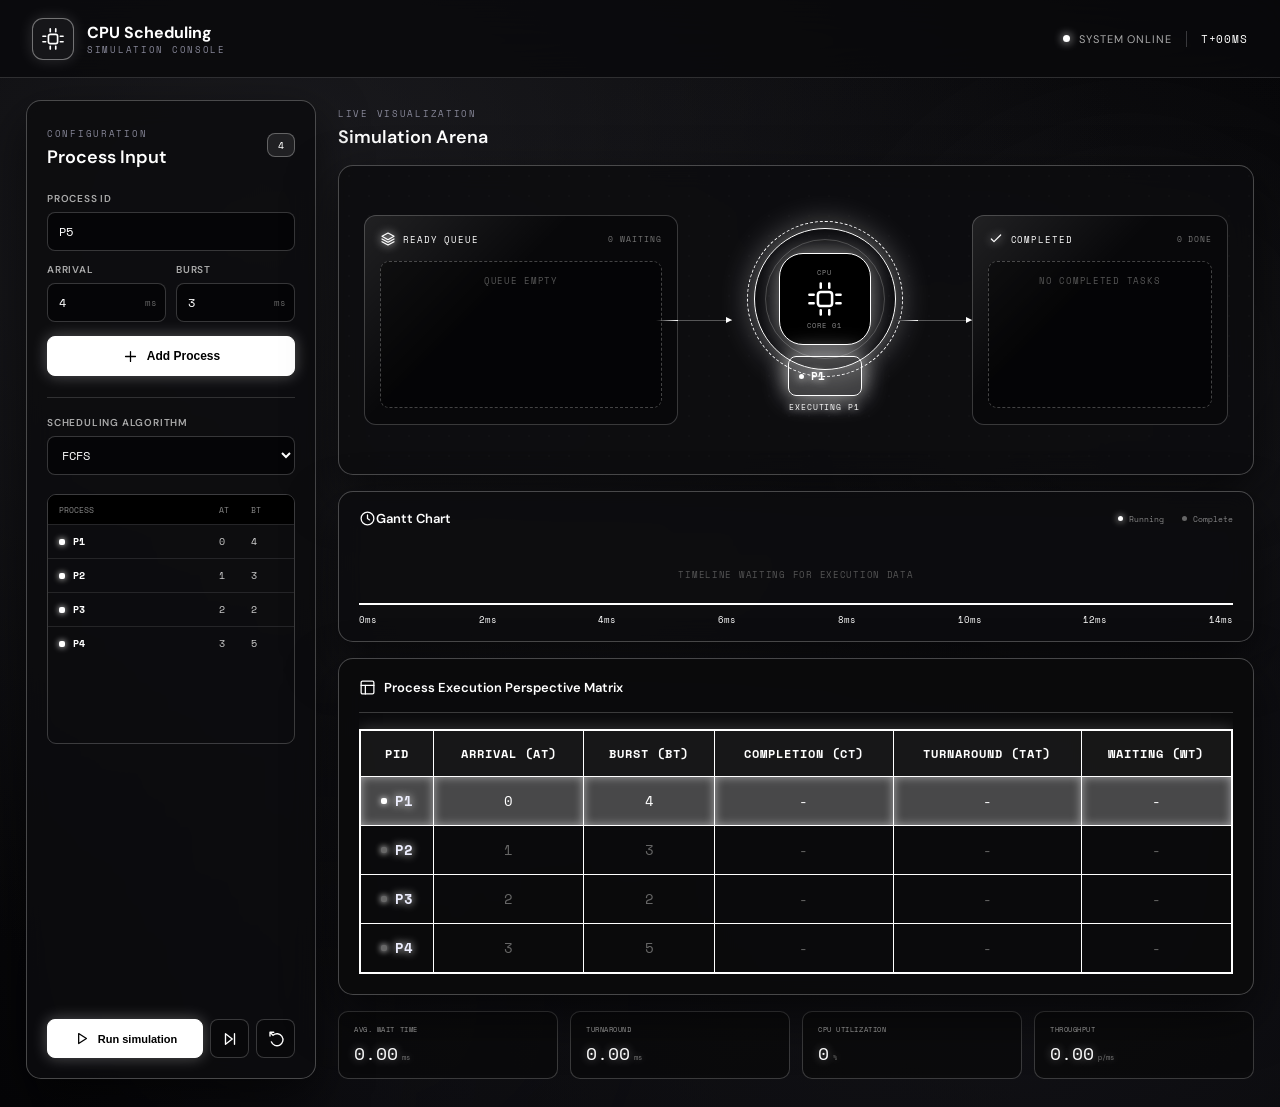
<file: index.html>
<!DOCTYPE html>
<html lang="en">
<head>
  <meta charset="UTF-8">
  <meta name="viewport" content="width=device-width, initial-scale=1.0">
  <title>CPU Scheduling Simulation Console</title>
  
  <!-- Google Fonts -->
  <link rel="preconnect" href="https://fonts.googleapis.com">
  <link rel="preconnect" href="https://fonts.gstatic.com" crossorigin>
  <link href="https://fonts.googleapis.com/css2?family=DM+Sans:wght@400;500;600;700&family=Space+Mono:wght@400;700&display=swap" rel="stylesheet">
  
  <!-- Link to your CSS file -->
  <link rel="stylesheet" href="style.css">
</head>
<body>

  <div class="app-shell">
    <div class="ambient ambient-one"></div>
    <div class="ambient ambient-two"></div>

    <header class="topbar">
      <div class="brand">
        <div class="brand-mark">
          <svg aria-hidden="true" width="22" height="22" viewBox="0 0 24 24" fill="none" stroke="currentColor" stroke-width="1.8" stroke-linecap="round" stroke-linejoin="round"><rect x="7" y="7" width="10" height="10" rx="2" /><path d="M9 1v3m6-3v3M9 20v3m6-3v3M20 9h3m-3 6h3M1 9h3m-3 6h3" /></svg>
        </div>
        <div>
          <h1>CPU Scheduling</h1>
          <p>SIMULATION CONSOLE</p>
        </div>
      </div>

      <div class="system-status">
        <span class="status-dot"></span>
        <span>System online</span>
        <span class="divider"></span>
        <span class="mono" id="sys-time">T+00ms</span>
      </div>
    </header>

    <main class="dashboard">
      <!-- LEFT SIDEBAR -->
      <aside class="control-panel panel">
        <div class="panel-heading">
          <div>
            <span class="eyebrow">CONFIGURATION</span>
            <h2>Process Input</h2>
          </div>
          <span class="count-badge" id="proc-count">4</span>
        </div>

        <form class="process-form" onsubmit="addProcess(event)">
          <label>
            <span>Process ID</span>
            <input id="in-pid" value="P5" />
          </label>
          <div class="split-inputs">
            <label>
              <span>Arrival</span>
              <div class="unit-input">
                <input type="number" min="0" id="in-arrival" value="4" />
                <small>ms</small>
              </div>
            </label>
            <label>
              <span>Burst</span>
              <div class="unit-input">
                <input type="number" min="1" id="in-burst" value="3" />
                <small>ms</small>
              </div>
            </label>
          </div>
          <div class="split-inputs" id="queue-input-wrap" style="display: none;">
            <label>
              <span>Queue (1=High, 2=Low)</span>
              <input type="number" min="1" max="2" id="in-queue" value="1" style="width: 100%;" />
            </label>
          </div>
          <button class="add-button" type="submit">
            <svg width="17" height="17" viewBox="0 0 24 24" fill="none" stroke="currentColor" stroke-width="1.8" stroke-linecap="round" stroke-linejoin="round"><path d="M12 5v14M5 12h14" /></svg>
            Add Process
          </button>
        </form>

        <div class="section-rule"></div>

        <label class="algorithm-select">
          <span>Scheduling Algorithm</span>
          <select id="algo" onchange="handleAlgoChange()">
            <option value="FCFS">FCFS</option>
            <option value="SJF">Shortest Job First (SJF)</option>
            <option value="SRTF">Shortest Remaining (SRTF)</option>
            <option value="RR">Round Robin (RR)</option>
            <option value="MLQ">Multilevel Queue (MLQ)</option>
          </select>
        </label>

        <label class="algorithm-select" id="quantum-wrap" style="margin-top: 10px; display: none;">
          <span>Time Quantum</span>
          <input type="number" min="1" id="in-quantum" value="2" onchange="resetSim()" />
        </label>

        <div class="process-list">
          <div class="list-header">
            <span>PROCESS</span>
            <span>AT</span>
            <span>BT</span>
            <span id="th-q" style="display: none;">Q</span>
          </div>
          <div id="process-list-body"></div>
        </div>

        <div class="controls">
          <button class="play-button" id="btn-play" onclick="togglePlayback()">
            <svg id="play-icon" width="17" height="17" viewBox="0 0 24 24" fill="none" stroke="currentColor" stroke-width="1.8" stroke-linecap="round" stroke-linejoin="round"><path d="m8 5 11 7-11 7V5Z" /></svg>
            <span id="play-text">Run simulation</span>
          </button>
          <button class="icon-button" onclick="stepForward()" title="Next frame">
            <svg width="18" height="18" viewBox="0 0 24 24" fill="none" stroke="currentColor" stroke-width="1.8" stroke-linecap="round" stroke-linejoin="round"><path d="m6 5 9 7-9 7V5Z" /><path d="M18 5v14" /></svg>
          </button>
          <button class="icon-button" onclick="resetSim()" title="Reset">
            <svg width="18" height="18" viewBox="0 0 24 24" fill="none" stroke="currentColor" stroke-width="1.8" stroke-linecap="round" stroke-linejoin="round"><path d="M4 8V3m0 0h5M4 3l4 4a8 8 0 1 1-2.2 8.8" /></svg>
          </button>
        </div>
      </aside>

      <!-- RIGHT WORKSPACE -->
      <section class="workspace">
        <div class="workspace-header">
          <div>
            <span class="eyebrow">LIVE VISUALIZATION</span>
            <h2>Simulation Arena</h2>
          </div>
        </div>

        <!-- Arena -->
        <div class="arena panel">
          <div class="grid-overlay"></div>
          
          <section class="queue-zone zone">
            <div class="zone-title">
              <div>
                <svg width="16" height="16" viewBox="0 0 24 24" fill="none" stroke="currentColor" stroke-width="1.8" stroke-linecap="round" stroke-linejoin="round"><path d="m12 3 9 5-9 5-9-5 9-5Z" /><path d="m3 12 9 5 9-5M3 16l9 5 9-5" /></svg>
                <span>READY QUEUE</span>
              </div>
              <span class="zone-count" id="rq-count">0 WAITING</span>
            </div>
            <div class="queue-track" id="ready-queue"></div>
          </section>

          <div class="flow-line line-left"><i></i></div>

          <section class="cpu-zone" id="cpu-zone">
            <div class="cpu-rings">
              <div class="cpu-core">
                <span class="core-label">CPU</span>
                <svg width="34" height="34" viewBox="0 0 24 24" fill="none" stroke="currentColor" stroke-width="1.8" stroke-linecap="round" stroke-linejoin="round"><rect x="7" y="7" width="10" height="10" rx="2" /><path d="M9 1v3m6-3v3M9 20v3m6-3v3M20 9h3m-3 6h3M1 9h3m-3 6h3" /></svg>
                <span class="core-number">CORE 01</span>
              </div>
            </div>
            <div class="cpu-process" id="cpu-process">
              <span class="idle-chip">IDLE</span>
            </div>
            <span class="cpu-status" id="cpu-status">AWAITING PROCESS</span>
          </section>

          <div class="flow-line line-right"><i></i></div>

          <section class="completed-zone zone">
            <div class="zone-title">
              <div>
                <svg width="16" height="16" viewBox="0 0 24 24" fill="none" stroke="currentColor" stroke-width="1.8" stroke-linecap="round" stroke-linejoin="round"><path d="m5 12 4 4L19 6" /></svg>
                <span>COMPLETED</span>
              </div>
              <span class="zone-count" id="cq-count">0 DONE</span>
            </div>
            <div class="completed-track" id="completed-queue"></div>
          </section>
        </div>

        <!-- Gantt Chart -->
        <section class="gantt panel">
          <div class="gantt-heading">
            <div>
              <svg width="17" height="17" viewBox="0 0 24 24" fill="none" stroke="currentColor" stroke-width="1.8" stroke-linecap="round" stroke-linejoin="round"><circle cx="12" cy="12" r="9" /><path d="M12 7v5l3 2" /></svg>
              <h3>Gantt Chart</h3>
            </div>
            <div class="gantt-meta">
              <span><i class="legend-running"></i> Running</span>
              <span><i class="legend-complete"></i> Complete</span>
            </div>
          </div>

          <div class="timeline">
            <div class="timeline-bars" id="gantt-bars">
              <span class="timeline-empty">Timeline waiting for execution data</span>
            </div>
            <div class="ticks" id="gantt-ticks"></div>
          </div>
        </section>

        <!-- Blended Process Execution Matrix -->
        <section class="matrix-panel panel">
          <div class="matrix-heading">
            <svg width="17" height="17" viewBox="0 0 24 24" fill="none" stroke="currentColor" stroke-width="1.8" stroke-linecap="round" stroke-linejoin="round"><rect x="3" y="3" width="18" height="18" rx="2" ry="2"></rect><line x1="3" y1="9" x2="21" y2="9"></line><line x1="9" y1="21" x2="9" y2="9"></line></svg>
            <h3>Process Execution Perspective Matrix</h3>
          </div>
          <div class="matrix-body">
            <table id="execution-matrix">
              <thead>
                <tr>
                  <th>PID</th>
                  <th>Arrival (AT)</th>
                  <th>Burst (BT)</th>
                  <th>Completion (CT)</th>
                  <th>Turnaround (TAT)</th>
                  <th>Waiting (WT)</th>
                </tr>
              </thead>
              <tbody></tbody>
            </table>
          </div>
        </section>

        <!-- Metrics -->
        <div class="metrics">
          <div>
            <span>AVG. WAIT TIME</span>
            <strong id="m-wait">0.00<small>ms</small></strong>
          </div>
          <div>
            <span>TURNAROUND</span>
            <strong id="m-turn">0.00<small>ms</small></strong>
          </div>
          <div>
            <span>CPU UTILIZATION</span>
            <strong id="m-util">0<small>%</small></strong>
          </div>
          <div>
            <span>THROUGHPUT</span>
            <strong id="m-thru">0.00<small>p/ms</small></strong>
          </div>
        </div>
      </section>
    </main>
  </div>

  <!-- Link to your JavaScript file -->
  <script src="script.js"></script>
</body>
</html>
</file>
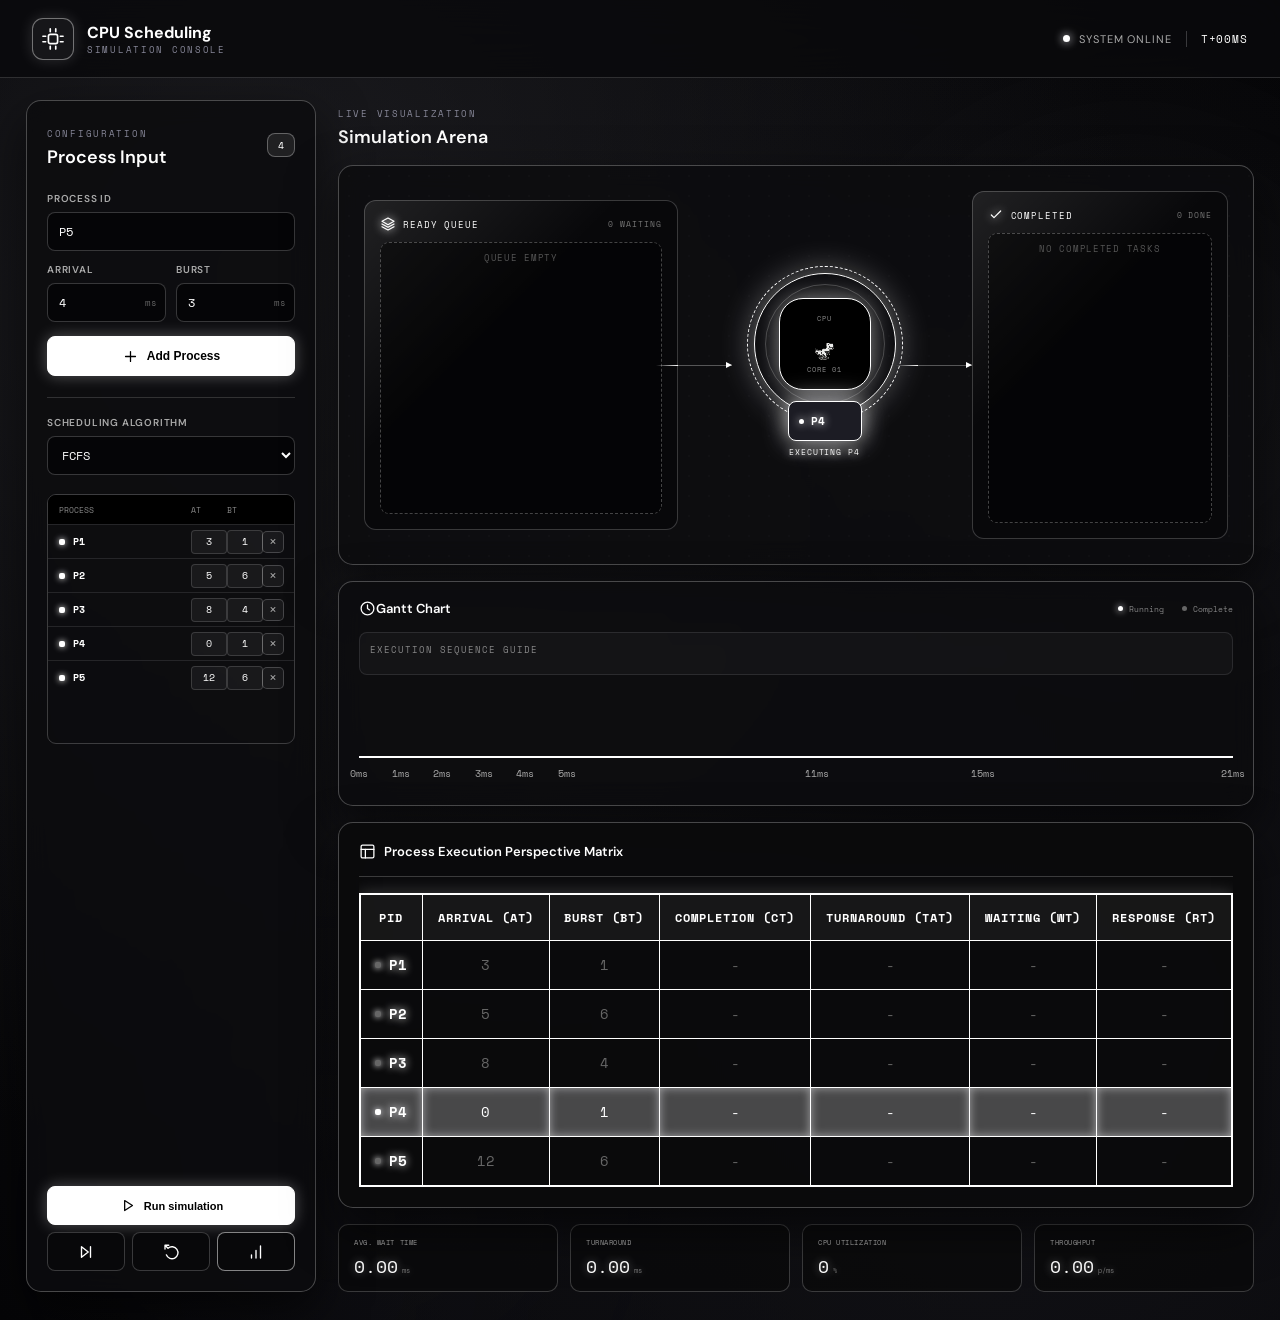
<file: CPU-Scheduler/index.html>
<!DOCTYPE html>
<html lang="en">
<head>
  <meta charset="UTF-8">
  <meta name="viewport" content="width=device-width, initial-scale=1.0">
  <title>CPU Scheduling Simulation Console</title>
  
  <link rel="preconnect" href="https://fonts.googleapis.com">
  <link rel="preconnect" href="https://fonts.gstatic.com" crossorigin>
  <link href="https://fonts.googleapis.com/css2?family=DM+Sans:wght@400;500;600;700&family=Space+Mono:wght@400;700&display=swap" rel="stylesheet">
  
  <link rel="stylesheet" href="style.css">
</head>
<body>

  <div class="app-shell">
    <div class="ambient ambient-one"></div>
    <div class="ambient ambient-two"></div>

    <header class="topbar">
      <div class="brand">
        <div class="brand-mark">
          <svg aria-hidden="true" width="22" height="22" viewBox="0 0 24 24" fill="none" stroke="currentColor" stroke-width="1.8" stroke-linecap="round" stroke-linejoin="round"><rect x="7" y="7" width="10" height="10" rx="2" /><path d="M9 1v3m6-3v3M9 20v3m6-3v3M20 9h3m-3 6h3M1 9h3m-3 6h3" /></svg>
        </div>
        <div>
          <h1>CPU Scheduling</h1>
          <p>SIMULATION CONSOLE</p>
        </div>
      </div>

      <div class="system-status">
        <span class="status-dot"></span>
        <span>System online</span>
        <span class="divider"></span>
        <span class="mono" id="sys-time">T+00ms</span>
      </div>
    </header>

    <main class="dashboard">
      <!-- LEFT SIDEBAR -->
      <aside class="control-panel panel">
        <div class="panel-heading">
          <div>
            <span class="eyebrow">CONFIGURATION</span>
            <h2>Process Input</h2>
          </div>
          <span class="count-badge" id="proc-count">4</span>
        </div>

        <form class="process-form" onsubmit="addProcess(event)">
          <label>
            <span>Process ID</span>
            <input id="in-pid" value="P5" />
          </label>
          <div class="split-inputs">
            <label>
              <span>Arrival</span>
              <div class="unit-input">
                <input type="number" min="0" id="in-arrival" value="4" />
                <small>ms</small>
              </div>
            </label>
            <label>
              <span>Burst</span>
              <div class="unit-input">
                <input type="number" min="1" id="in-burst" value="3" />
                <small>ms</small>
              </div>
            </label>
          </div>
          
          <div class="split-inputs" id="queue-input-wrap" style="display: none;">
            <label>
              <span>Queue (1=Highest, 4=Lowest)</span>
              <input type="number" min="1" max="4" id="in-queue" value="1" style="width: 100%;" />
            </label>
          </div>

          <button class="add-button" type="submit">
            <svg width="17" height="17" viewBox="0 0 24 24" fill="none" stroke="currentColor" stroke-width="1.8" stroke-linecap="round" stroke-linejoin="round"><path d="M12 5v14M5 12h14" /></svg>
            Add Process
          </button>
        </form>

        <div class="section-rule"></div>

        <label class="algorithm-select">
          <span>Scheduling Algorithm</span>
          <select id="algo" onchange="handleAlgoChange()">
            <option value="FCFS">FCFS</option>
            <option value="SJF">Shortest Job First (SJF)</option>
            <option value="SRTF">Shortest Remaining (SRTF)</option>
            <option value="RR">Round Robin (RR)</option>
            <option value="MLQ">Multilevel Queue (MLQ)</option>
          </select>
        </label>

        <label class="algorithm-select" id="quantum-wrap" style="margin-top: 10px; display: none;">
          <span>Time Quantum (Global)</span>
          <input type="number" min="1" id="in-quantum" value="2" onchange="resetSim()" />
        </label>

        <!-- MLQ ALGORITHM SELECTORS WITH INDIVIDUAL QUANTUMS -->
        <div id="mlq-wrap" style="display: none; margin-top: 10px; padding: 12px; background: rgba(255,255,255,0.03); border-radius: 8px; border: 1px solid rgba(255,255,255,0.1);">
          <div style="display: flex; gap: 10px; margin-bottom: 8px;">
            <label class="algorithm-select" style="flex: 1; margin-bottom: 0;">
              <span style="font-size: 9px;">Queue 1 (Highest)</span>
              <select id="mlq-q1-algo" onchange="toggleMLQQuantum(); resetSim()">
                <option value="FCFS">FCFS</option>
                <option value="SJF">SJF</option>
                <option value="SRTF">SRTF</option>
                <option value="RR" selected>Round Robin</option>
              </select>
            </label>
            <label class="algorithm-select" style="width: 60px; margin-bottom: 0;">
              <span style="font-size: 9px;">Q (ms)</span>
              <input type="number" min="1" id="mlq-q1-quantum" value="2" onchange="resetSim()" />
            </label>
          </div>
          
          <div style="display: flex; gap: 10px; margin-bottom: 8px;">
            <label class="algorithm-select" style="flex: 1; margin-bottom: 0;">
              <span style="font-size: 9px;">Queue 2 (High)</span>
              <select id="mlq-q2-algo" onchange="toggleMLQQuantum(); resetSim()">
                <option value="FCFS">FCFS</option>
                <option value="SJF">SJF</option>
                <option value="SRTF" selected>SRTF</option>
                <option value="RR">Round Robin</option>
              </select>
            </label>
            <label class="algorithm-select" style="width: 60px; margin-bottom: 0;">
              <span style="font-size: 9px;">Q (ms)</span>
              <input type="number" min="1" id="mlq-q2-quantum" value="4" onchange="resetSim()" />
            </label>
          </div>

          <div style="display: flex; gap: 10px; margin-bottom: 8px;">
            <label class="algorithm-select" style="flex: 1; margin-bottom: 0;">
              <span style="font-size: 9px;">Queue 3 (Medium)</span>
              <select id="mlq-q3-algo" onchange="toggleMLQQuantum(); resetSim()">
                <option value="FCFS">FCFS</option>
                <option value="SJF" selected>SJF</option>
                <option value="SRTF">SRTF</option>
                <option value="RR">Round Robin</option>
              </select>
            </label>
            <label class="algorithm-select" style="width: 60px; margin-bottom: 0;">
              <span style="font-size: 9px;">Q (ms)</span>
              <input type="number" min="1" id="mlq-q3-quantum" value="8" onchange="resetSim()" />
            </label>
          </div>

          <div style="display: flex; gap: 10px;">
            <label class="algorithm-select" style="flex: 1; margin-bottom: 0;">
              <span style="font-size: 9px;">Queue 4 (Lowest)</span>
              <select id="mlq-q4-algo" onchange="toggleMLQQuantum(); resetSim()">
                <option value="FCFS" selected>FCFS</option>
                <option value="SJF">SJF</option>
                <option value="SRTF">SRTF</option>
                <option value="RR">Round Robin</option>
              </select>
            </label>
            <label class="algorithm-select" style="width: 60px; margin-bottom: 0;">
              <span style="font-size: 9px;">Q (ms)</span>
              <input type="number" min="1" id="mlq-q4-quantum" value="16" onchange="resetSim()" />
            </label>
          </div>
        </div>

        <div class="process-list">
          <div class="list-header">
            <span>PROCESS</span>
            <span>AT</span>
            <span>BT</span>
            <span id="th-q" style="display: none;">Q</span>
            <span></span>
          </div>
          <div id="process-list-body"></div>
        </div>

        <div class="controls" style="flex-wrap: wrap;">
          <button class="play-button" id="btn-play" onclick="togglePlayback()" style="flex: 1 1 100%;">
            <svg id="play-icon" width="17" height="17" viewBox="0 0 24 24" fill="none" stroke="currentColor" stroke-width="1.8" stroke-linecap="round" stroke-linejoin="round"><path d="m8 5 11 7-11 7V5Z" /></svg>
            <span id="play-text">Run simulation</span>
          </button>
          <div style="display: flex; gap: 7px; width: 100%;">
            <button class="icon-button" onclick="stepForward()" title="Next frame" style="flex: 1;">
              <svg width="18" height="18" viewBox="0 0 24 24" fill="none" stroke="currentColor" stroke-width="1.8" stroke-linecap="round" stroke-linejoin="round"><path d="m6 5 9 7-9 7V5Z" /><path d="M18 5v14" /></svg>
            </button>
            <button class="icon-button" onclick="resetSim()" title="Reset" style="flex: 1;">
              <svg width="18" height="18" viewBox="0 0 24 24" fill="none" stroke="currentColor" stroke-width="1.8" stroke-linecap="round" stroke-linejoin="round"><path d="M4 8V3m0 0h5M4 3l4 4a8 8 0 1 1-2.2 8.8" /></svg>
            </button>
            <button class="icon-button" onclick="openComparison()" title="Compare Algorithms" style="flex: 1; color: #fff; border-color: rgba(255,255,255,0.5);">
              <svg width="18" height="18" viewBox="0 0 24 24" fill="none" stroke="currentColor" stroke-width="1.8" stroke-linecap="round" stroke-linejoin="round"><path d="M12 20V10M18 20V4M6 20v-4"/></svg>
            </button>
          </div>
        </div>
      </aside>

      <!-- RIGHT WORKSPACE -->
      <section class="workspace">
        <div class="workspace-header">
          <div>
            <span class="eyebrow">LIVE VISUALIZATION</span>
            <h2>Simulation Arena</h2>
          </div>
        </div>

        <!-- Arena -->
        <div class="arena panel">
          <div class="grid-overlay"></div>
          
          <!-- QUAD QUEUE ZONE -->
          <section class="queue-zone zone" style="display: flex; flex-direction: column; gap: 10px; min-height: 330px;">
            <div id="q1-container" style="display: none; flex: 1; border-bottom: 1px dashed rgba(255,255,255,0.15); padding-bottom: 8px;">
              <div class="zone-title"><div><span>Q1 (HIGHEST)</span></div><span class="zone-count" id="q1-count">0 WAITING</span></div>
              <div class="queue-track" id="queue-1"></div>
            </div>
            <div id="q2-container" style="display: none; flex: 1; border-bottom: 1px dashed rgba(255,255,255,0.15); padding-bottom: 8px;">
              <div class="zone-title"><div><span>Q2 (HIGH)</span></div><span class="zone-count" id="q2-count">0 WAITING</span></div>
              <div class="queue-track" id="queue-2"></div>
            </div>
            <div id="q3-container" style="display: none; flex: 1; border-bottom: 1px dashed rgba(255,255,255,0.15); padding-bottom: 8px;">
              <div class="zone-title"><div><span>Q3 (MEDIUM)</span></div><span class="zone-count" id="q3-count">0 WAITING</span></div>
              <div class="queue-track" id="queue-3"></div>
            </div>
            <div id="q4-container" style="flex: 1; display: flex; flex-direction: column;">
              <div class="zone-title">
                <div>
                  <svg width="16" height="16" viewBox="0 0 24 24" fill="none" stroke="currentColor" stroke-width="1.8" stroke-linecap="round" stroke-linejoin="round"><path d="m12 3 9 5-9 5-9-5 9-5Z" /><path d="m3 12 9 5 9-5M3 16l9 5 9-5" /></svg>
                  <span id="q4-label">READY QUEUE</span>
                </div>
                <span class="zone-count" id="rq-count">0 WAITING</span>
              </div>
              <div class="queue-track" id="ready-queue"></div>
            </div>
          </section>

          <div class="flow-line line-left"><i></i></div>

          <section class="cpu-zone" id="cpu-zone">
            <div class="cpu-rings">
              <div class="cpu-core">
                <span class="core-label">CPU</span>
                <div id="cpu-dino-container" style="height: 32px; display: grid; place-items: center;">
                  <svg width="34" height="34" viewBox="0 0 24 24" fill="none" stroke="currentColor" stroke-width="1.8" stroke-linecap="round" stroke-linejoin="round"><rect x="7" y="7" width="10" height="10" rx="2" /><path d="M9 1v3m6-3v3M9 20v3m6-3v3M20 9h3m-3 6h3M1 9h3m-3 6h3" /></svg>
                </div>
                <span class="core-number">CORE 01</span>
              </div>
            </div>
            <div class="cpu-process" id="cpu-process">
              <span class="idle-chip">IDLE</span>
            </div>
            <span class="cpu-status" id="cpu-status">AWAITING PROCESS</span>
          </section>

          <div class="flow-line line-right"><i></i></div>

          <section class="completed-zone zone" id="completed-zone" style="position: relative;">
            <div class="zone-title">
              <div>
                <svg width="16" height="16" viewBox="0 0 24 24" fill="none" stroke="currentColor" stroke-width="1.8" stroke-linecap="round" stroke-linejoin="round"><path d="m5 12 4 4L19 6" /></svg>
                <span>COMPLETED</span>
              </div>
              <span class="zone-count" id="cq-count">0 DONE</span>
            </div>
            <div class="completed-track" id="completed-queue"></div>
            <canvas id="fireworks-canvas" style="position: absolute; inset: 0; pointer-events: none; width: 100%; height: 100%;"></canvas>
          </section>
        </div>

        <!-- Gantt Chart -->
        <section class="gantt panel">
          <div class="gantt-heading">
            <div>
              <svg width="17" height="17" viewBox="0 0 24 24" fill="none" stroke="currentColor" stroke-width="1.8" stroke-linecap="round" stroke-linejoin="round"><circle cx="12" cy="12" r="9" /><path d="M12 7v5l3 2" /></svg>
              <h3>Gantt Chart</h3>
            </div>
            <div class="gantt-meta">
              <span><i class="legend-running"></i> Running</span>
              <span><i class="legend-complete"></i> Complete</span>
            </div>
          </div>

          <!-- EXECUTION SEQUENCE GUIDE -->
          <div class="trace-guide-container">
            <div class="trace-guide-title">EXECUTION SEQUENCE GUIDE</div>
            <div class="trace-guide-list" id="trace-guide-list"></div>
          </div>

          <div class="timeline">
            <div class="timeline-bars" id="gantt-bars">
              <span class="timeline-empty">Timeline waiting for execution data</span>
            </div>
            <div class="ticks" id="gantt-ticks"></div>
          </div>
        </section>

        <!-- Blended Process Execution Matrix -->
        <section class="matrix-panel panel">
          <div class="matrix-heading">
            <svg width="17" height="17" viewBox="0 0 24 24" fill="none" stroke="currentColor" stroke-width="1.8" stroke-linecap="round" stroke-linejoin="round"><rect x="3" y="3" width="18" height="18" rx="2" ry="2"></rect><line x1="3" y1="9" x2="21" y2="9"></line><line x1="9" y1="21" x2="9" y2="9"></line></svg>
            <h3>Process Execution Perspective Matrix</h3>
          </div>
          <div class="matrix-body">
            <table id="execution-matrix">
              <thead>
                <tr>
                  <th>PID</th>
                  <th>Arrival (AT)</th>
                  <th>Burst (BT)</th>
                  <th>Completion (CT)</th>
                  <th>Turnaround (TAT)</th>
                  <th>Waiting (WT)</th>
                  <th>Response (RT)</th>
                </tr>
              </thead>
              <tbody></tbody>
            </table>
          </div>
        </section>

        <!-- Metrics -->
        <div class="metrics">
          <div>
            <span>AVG. WAIT TIME</span>
            <strong id="m-wait">0.00<small>ms</small></strong>
          </div>
          <div>
            <span>TURNAROUND</span>
            <strong id="m-turn">0.00<small>ms</small></strong>
          </div>
          <div>
            <span>CPU UTILIZATION</span>
            <strong id="m-util">0<small>%</small></strong>
          </div>
          <div>
            <span>THROUGHPUT</span>
            <strong id="m-thru">0.00<small>p/ms</small></strong>
          </div>
        </div>
      </section>
    </main>
  </div>

  <!-- COMPARISON MODAL -->
  <div id="comparison-modal" style="display: none; position: fixed; inset: 0; background: rgba(0,0,0,0.8); backdrop-filter: blur(5px); z-index: 100; align-items: center; justify-content: center;">
    <div class="panel" style="width: 90%; max-width: 600px; padding: 30px; position: relative;">
      <h2 style="margin-bottom: 20px; font-size: 20px; color: #fff;">Algorithm Comparison</h2>
      <p style="color: #aaa; margin-bottom: 20px; font-size: 12px;">Comparing the average metrics of the current process set across standard algorithms.</p>
      <table class="comparison-table" style="width: 100%; border-collapse: collapse; font-family: 'Space Mono', monospace; font-size: 14px;">
        <thead>
          <tr style="border-bottom: 1px solid #444; color: #fff;">
            <th style="padding: 12px; text-align: left;">Algorithm</th>
            <th style="padding: 12px; text-align: center;">Avg Wait Time</th>
            <th style="padding: 12px; text-align: center;">Avg Turnaround</th>
          </tr>
        </thead>
        <tbody id="comparison-body">
          <!-- Populated by JS -->
        </tbody>
      </table>
      <button onclick="closeComparison()" class="add-button" style="margin-top: 30px; width: 100%;">Close</button>
    </div>
  </div>

  <script src="script.js"></script>
</body>
</html>
</file>
<file: style.css>
:root {
  color: #ffffff;
  background: #08080a;
  font-family: 'DM Sans', system-ui, sans-serif;
  font-synthesis: none;
}

* {
  scrollbar-color: #444 transparent;
  scrollbar-width: thin;
  box-sizing: border-box;
  margin: 0;
  padding: 0;
}

body {
  min-width: 320px;
  min-height: 100vh;
  overflow-x: hidden;
  background: #08080a;
}

button, input, select {
  outline: none;
}

button {
  cursor: pointer;
}

/* --- APP SHELL: DARK LIQUID MARBLE BACKGROUND --- */
.app-shell {
  min-height: 100vh;
  position: relative;
  overflow: hidden;
  background-color: #08080a;
  background-image: 
    radial-gradient(ellipse at 20% 20%, rgba(40, 40, 45, 0.6) 0%, transparent 60%),
    radial-gradient(ellipse at 80% 80%, rgba(20, 20, 25, 0.8) 0%, transparent 70%),
    radial-gradient(circle at 50% 50%, rgba(15, 15, 18, 0.9) 0%, #050507 100%);
}

.ambient {
  position: absolute;
  border-radius: 999px;
  filter: blur(100px);
  pointer-events: none;
}

.ambient-one {
  width: 500px;
  height: 500px;
  right: -100px;
  top: 10%;
  background: rgba(255, 255, 255, 0.03);
}

.ambient-two {
  width: 400px;
  height: 400px;
  left: 10%;
  bottom: -100px;
  background: rgba(200, 200, 220, 0.02);
}

/* --- TOP BAR --- */
.topbar {
  height: 78px;
  padding: 0 32px;
  display: flex;
  align-items: center;
  justify-content: space-between;
  position: relative;
  z-index: 5;
  border-bottom: 1px solid rgba(255, 255, 255, 0.15);
  background: rgba(10, 10, 12, 0.85);
  backdrop-filter: blur(20px);
}

.brand, .brand-mark, .system-status, .zone-title>div, .gantt-heading>div, .controls, .play-button, .add-button {
  display: flex;
  align-items: center;
}

.brand {
  gap: 13px;
}

.brand-mark {
  width: 42px;
  height: 42px;
  justify-content: center;
  border: 1px solid rgba(255, 255, 255, 0.4);
  border-radius: 11px;
  color: #ffffff;
  background: rgba(255, 255, 255, 0.05);
  box-shadow: 0 0 15px rgba(255, 255, 255, 0.15);
}

.brand h1 {
  font-size: 16px;
  font-weight: 700;
  color: #ffffff;
}

.brand p, .eyebrow {
  font-family: 'Space Mono', monospace;
  font-size: 9px;
  letter-spacing: 0.19em;
  color: #888899;
}

.system-status {
  gap: 9px;
  color: #aaaaaa;
  font-size: 11px;
  text-transform: uppercase;
  letter-spacing: 0.08em;
}

.status-dot {
  width: 7px;
  height: 7px;
  border-radius: 50%;
  background: #ffffff;
  box-shadow: 0 0 10px #ffffff;
}

.divider {
  width: 1px;
  height: 16px;
  margin: 0 5px;
  background: rgba(255, 255, 255, 0.2);
}

.mono {
  font-family: 'Space Mono', monospace;
  color: #ffffff;
}

/* --- DASHBOARD LAYOUT --- */
.dashboard {
  width: min(1480px, 100%);
  margin: 0 auto;
  padding: 22px 26px 28px;
  display: grid;
  grid-template-columns: 290px minmax(0, 1fr);
  gap: 22px;
  position: relative;
  z-index: 2;
}

.panel {
  border: 1px solid rgba(255, 255, 255, 0.25);
  border-radius: 15px;
  background: rgba(12, 12, 15, 0.85);
  backdrop-filter: blur(12px);
  box-shadow: 0 20px 50px rgba(0, 0, 0, 0.6);
}

.control-panel {
  min-height: calc(100vh - 128px);
  padding: 20px;
  display: flex;
  flex-direction: column;
}

.panel-heading, .workspace-header, .gantt-heading, .zone-title, .list-header, .list-row {
  display: flex;
  align-items: center;
  justify-content: space-between;
}

.panel-heading h2, .workspace-header h2 {
  margin-top: 3px;
  font-size: 18px;
  font-weight: 600;
  color: #ffffff;
}

.count-badge {
  min-width: 28px;
  height: 24px;
  padding: 0 8px;
  display: grid;
  place-items: center;
  border: 1px solid rgba(255, 255, 255, 0.3);
  border-radius: 8px;
  color: #ffffff;
  background: rgba(255, 255, 255, 0.08);
  font: 10px 'Space Mono', monospace;
}

/* --- FORM & INPUTS --- */
.process-form {
  margin-top: 23px;
}

.process-form label, .algorithm-select {
  display: block;
}

.process-form label>span, .algorithm-select>span {
  display: block;
  margin-bottom: 7px;
  color: #aaaaaa;
  font-size: 10px;
  font-weight: 600;
  letter-spacing: 0.08em;
  text-transform: uppercase;
}

input, select {
  width: 100%;
  height: 39px;
  border: 1px solid rgba(255, 255, 255, 0.2);
  border-radius: 8px;
  color: #ffffff;
  background: #050507;
  font: 12px 'Space Mono', monospace;
  transition: border-color 180ms ease-out, box-shadow 180ms ease-out;
}

input {
  padding: 0 11px;
}

select {
  padding: 0 10px;
  appearance: auto;
}

input:focus, select:focus {
  border-color: #ffffff;
  box-shadow: 0 0 10px rgba(255, 255, 255, 0.3);
}

.split-inputs {
  display: grid;
  grid-template-columns: 1fr 1fr;
  gap: 10px;
  margin-top: 12px;
}

.unit-input {
  position: relative;
}

.unit-input input {
  padding-right: 32px;
}

.unit-input small {
  position: absolute;
  right: 9px;
  top: 13px;
  color: #666666;
  font: 9px 'Space Mono', monospace;
}

.add-button, .play-button {
  justify-content: center;
  gap: 8px;
  border: 1px solid #ffffff;
  color: #000000;
  background: #ffffff;
  box-shadow: 0 0 15px rgba(255, 255, 255, 0.3);
  font-weight: 700;
  transition: transform 180ms ease-out, filter 180ms ease-out;
}

.add-button {
  width: 100%;
  height: 40px;
  margin-top: 14px;
  border-radius: 8px;
  font-size: 12px;
}

.add-button:hover, .play-button:hover {
  filter: brightness(1.2);
  transform: translateY(-1px);
  box-shadow: 0 0 22px rgba(255, 255, 255, 0.5);
}

.section-rule {
  height: 1px;
  margin: 21px 0 18px;
  background: rgba(255, 255, 255, 0.15);
}

.process-list {
  margin-top: 19px;
  border: 1px solid rgba(255, 255, 255, 0.2);
  border-radius: 9px;
  flex: 1;
  overflow-y: auto;
  max-height: 250px;
}

.list-header {
  height: 29px;
  padding: 0 11px;
  color: #888888;
  background: #000000;
  font: 8px 'Space Mono', monospace;
  grid-template-columns: 1fr 32px 32px 32px;
  display: grid;
}

.list-row {
  min-height: 34px;
  padding: 0 11px;
  border-top: 1px solid rgba(255, 255, 255, 0.1);
  color: #cccccc;
  font: 10px 'Space Mono', monospace;
  grid-template-columns: 1fr 32px 32px 32px;
  display: grid;
}

.list-row>div {
  display: flex;
  align-items: center;
  gap: 8px;
  color: #ffffff;
}

.mini-dot {
  width: 6px;
  height: 6px;
  border-radius: 2px;
  background: #ffffff;
  box-shadow: 0 0 6px #ffffff;
}

.controls {
  gap: 7px;
  margin-top: auto;
  padding-top: 20px;
}

.play-button {
  height: 39px;
  flex: 1;
  border-radius: 8px;
  font-size: 11px;
}

.icon-button {
  width: 39px;
  height: 39px;
  display: grid;
  place-items: center;
  border: 1px solid rgba(255, 255, 255, 0.2);
  border-radius: 8px;
  color: #ffffff;
  background: #08080a;
  transition: border-color 180ms ease-out, box-shadow 180ms ease-out;
}

.icon-button:hover {
  border-color: #ffffff;
  box-shadow: 0 0 10px rgba(255, 255, 255, 0.3);
}

.workspace {
  min-width: 0;
  display: flex;
  flex-direction: column;
  gap: 16px;
}

.workspace-header {
  height: 49px;
}

/* --- ARENA ZONE & RUNNING TRACK --- */
.arena {
  min-height: 310px;
  padding: 25px;
  display: grid;
  grid-template-columns: minmax(250px, 1.1fr) 54px 186px 54px minmax(210px, 0.9fr);
  align-items: center;
  position: relative;
  overflow: hidden;
}

.grid-overlay {
  position: absolute;
  inset: 0;
  opacity: 0.15;
  background: radial-gradient(circle at 50% 50%, rgba(255,255,255,0.1) 1px, transparent 1px);
  background-size: 20px 20px;
  pointer-events: none;
}

.zone {
  height: 210px;
  padding: 15px;
  position: relative;
  z-index: 1;
  border: 1px solid rgba(255, 255, 255, 0.2);
  border-radius: 12px;
  background: rgba(8, 8, 10, 0.8);
}

.zone::before {
  content: '';
  position: absolute;
  inset: -1px;
  border-radius: inherit;
  background: linear-gradient(135deg, rgba(255, 255, 255, 0.1), transparent 40%);
  pointer-events: none;
}

.zone-title {
  position: relative;
  z-index: 1;
  color: #ffffff;
  font: 9px 'Space Mono', monospace;
  letter-spacing: 0.1em;
}

.zone-title>div {
  gap: 7px;
}

.queue-zone .zone-title svg, .completed-zone .zone-title svg {
  color: #ffffff;
  filter: drop-shadow(0 0 5px #ffffff);
}

.zone-count {
  color: #777777;
  font-size: 8px;
}

.queue-track, .completed-track {
  height: 147px;
  margin-top: 14px;
  padding: 12px;
  display: flex;
  align-content: flex-start;
  align-items: flex-start;
  flex-wrap: wrap;
  gap: 8px;
  border: 1px dashed rgba(255, 255, 255, 0.25);
  border-radius: 9px;
  position: relative;
  background: rgba(0, 0, 0, 0.4);
  overflow-y: auto;
}

.empty-label, .timeline-empty {
  margin: auto;
  color: #555555;
  font: 9px 'Space Mono', monospace;
  text-transform: uppercase;
  letter-spacing: 0.08em;
}

.process-node {
  min-width: 74px;
  height: 40px;
  padding: 0 10px;
  display: flex;
  align-items: center;
  gap: 7px;
  border: 1px solid #ffffff;
  border-radius: 8px;
  color: #ffffff;
  background: rgba(255, 255, 255, 0.05);
  box-shadow: 0 0 10px rgba(255, 255, 255, 0.2);
  animation: node-in 420ms cubic-bezier(0.16, 1, 0.3, 1) both;
  transition: transform 450ms ease-out, box-shadow 450ms ease-out;
}

.process-node strong {
  color: #ffffff;
  font: 700 11px 'Space Mono', monospace;
  text-shadow: 0 0 8px #ffffff;
}

.process-node>span:last-child {
  color: #cccccc;
  font: 8px 'Space Mono', monospace;
}

.node-dot {
  width: 5px;
  height: 5px;
  border-radius: 50%;
  background: #ffffff;
  box-shadow: 0 0 8px #ffffff;
}

.process-node.is-active {
  color: #ffffff;
  border-color: #ffffff;
  background: rgba(255, 255, 255, 0.2);
  box-shadow: 0 0 25px rgba(255, 255, 255, 0.8);
}

.flow-line {
  height: 1px;
  position: relative;
  z-index: 1;
  background: rgba(255, 255, 255, 0.3);
}

.flow-line::after {
  content: '';
  position: absolute;
  right: 0;
  top: -3px;
  border-left: 6px solid #ffffff;
  border-top: 3px solid transparent;
  border-bottom: 3px solid transparent;
}

.flow-line i {
  width: 22px;
  height: 1px;
  position: absolute;
  left: -22px;
  background: linear-gradient(90deg, transparent, #ffffff);
  animation: flow 2s linear infinite;
}

.cpu-zone {
  position: relative;
  z-index: 2;
  display: flex;
  flex-direction: column;
  align-items: center;
  justify-content: center;
  height: 100%;
}

.cpu-rings {
  width: 142px;
  height: 142px;
  display: grid;
  place-items: center;
  border: 1px solid rgba(255, 255, 255, 0.3);
  border-radius: 50%;
  position: relative;
  background: radial-gradient(circle, rgba(255, 255, 255, 0.05), transparent 70%);
}

.cpu-rings::before, .cpu-rings::after {
  content: '';
  position: absolute;
  border-radius: 50%;
  border: 1px solid rgba(255, 255, 255, 0.2);
}

.cpu-rings::before {
  inset: 10px;
}

.cpu-rings::after {
  inset: -8px;
  border-style: dashed;
}

.processing .cpu-rings {
  border-color: #ffffff;
  box-shadow: 0 0 35px rgba(255, 255, 255, 0.4);
}

.processing .cpu-rings::after {
  border-color: #ffffff;
  animation: spin 9s linear infinite;
}

.cpu-core {
  width: 92px;
  height: 92px;
  display: flex;
  flex-direction: column;
  align-items: center;
  justify-content: center;
  gap: 4px;
  border: 1px solid rgba(255, 255, 255, 0.4);
  border-radius: 24px;
  color: #ffffff;
  background: #000000;
  box-shadow: 0 0 20px rgba(255, 255, 255, 0.15);
}

.processing .cpu-core {
  border-color: #ffffff;
  box-shadow: 0 0 25px rgba(255, 255, 255, 0.5);
}

.core-label, .core-number {
  font: 7px 'Space Mono', monospace;
  letter-spacing: 0.14em;
  color: #888888;
}

.cpu-process {
  height: 32px;
  margin-top: -14px;
  position: relative;
  z-index: 4;
}

.idle-chip {
  display: block;
  padding: 7px 11px;
  border: 1px solid rgba(255, 255, 255, 0.2);
  border-radius: 6px;
  color: #777777;
  background: #08080a;
  font: 8px 'Space Mono', monospace;
}

.cpu-status {
  margin-top: 13px;
  color: #888888;
  font: 8px 'Space Mono', monospace;
  letter-spacing: 0.12em;
}

.processing .cpu-status {
  color: #ffffff;
  text-shadow: 0 0 8px #ffffff;
}

/* --- GLOWING WHITE MATRIX TABLE (MATCHES SCREENSHOT) --- */
.matrix-panel {
  display: flex;
  flex-direction: column;
  padding: 20px;
  background: rgba(10, 10, 12, 0.9);
}

.matrix-heading {
  padding-bottom: 16px;
  border-bottom: 1px solid rgba(255, 255, 255, 0.2);
  display: flex;
  align-items: center;
  gap: 8px;
}

.matrix-heading h3 {
  font-size: 13px;
  font-weight: 600;
  color: #ffffff;
}

.matrix-heading svg {
  color: #ffffff;
}

.matrix-body {
  overflow-x: auto;
  padding-top: 16px;
}

table#execution-matrix {
  width: 100%;
  border-collapse: collapse;
  font-family: 'Space Mono', monospace;
  font-size: 0.85rem;
  border: 2px solid #ffffff;
  box-shadow: 0 0 15px rgba(255, 255, 255, 0.2);
}

table#execution-matrix th {
  text-align: center;
  padding: 14px;
  color: #ffffff;
  font-weight: 700;
  border: 1px solid #ffffff;
  font-size: 0.75rem;
  text-transform: uppercase;
  letter-spacing: 1px;
  background: rgba(255, 255, 255, 0.05);
}

table#execution-matrix td {
  padding: 14px;
  border: 1px solid #ffffff;
  color: #ffffff;
  text-align: center;
}

table#execution-matrix tr.active-row td {
  background: rgba(255, 255, 255, 0.25);
  box-shadow: inset 0 0 10px rgba(255, 255, 255, 0.5);
}

table#execution-matrix tr.pending-row td {
  color: #666666;
}

.pid-cell {
  font-weight: 700;
  display: flex;
  align-items: center;
  justify-content: center;
  gap: 8px;
  text-shadow: 0 0 8px #ffffff;
}

/* --- GANTT & TIMELINE TRACK (MATCHES SCREENSHOT PIN MARKERS) --- */
.gantt {
  padding: 18px 20px 15px;
}

.gantt-heading h3 {
  font-size: 13px;
  font-weight: 600;
  color: #ffffff;
}

.gantt-heading svg {
  color: #ffffff;
}

.gantt-meta {
  gap: 18px !important;
  color: #888888;
  font: 8px 'Space Mono', monospace;
}

.gantt-meta span {
  display: flex;
  align-items: center;
  gap: 6px;
}

.gantt-meta i {
  width: 5px;
  height: 5px;
  border-radius: 50%;
}

.legend-running {
  background: #ffffff;
  box-shadow: 0 0 7px #ffffff;
}

.legend-complete {
  background: #666666;
}

.timeline {
  margin-top: 18px;
}

.timeline-bars {
  height: 60px;
  display: flex;
  align-items: center;
  overflow-x: auto;
  overflow-y: hidden;
  position: relative;
  border-bottom: 2px solid #ffffff;
  background: transparent;
  padding: 0 10px;
}

.gantt-bar {
  height: 38px;
  min-width: 25px;
  padding: 0 12px;
  display: flex;
  align-items: center;
  justify-content: space-between;
  border: 1px solid #ffffff;
  border-radius: 4px;
  color: #ffffff;
  background: rgba(255, 255, 255, 0.1);
  box-shadow: 0 0 10px rgba(255, 255, 255, 0.2);
  flex-shrink: 0;
}

.gantt-bar.running {
  background: rgba(255, 255, 255, 0.3);
  box-shadow: 0 0 20px rgba(255, 255, 255, 0.8);
}

.gantt-bar span {
  color: #ffffff;
  font: 700 11px 'Space Mono', monospace;
  text-shadow: 0 0 8px #ffffff;
}

.gantt-bar small {
  font: 8px 'Space Mono', monospace;
  opacity: 0.8;
  margin-left: 8px;
}

.ticks {
  margin-top: 8px;
  display: flex;
  justify-content: space-between;
  color: #ffffff;
  font: 9px 'Space Mono', monospace;
}

/* --- METRICS PANEL --- */
.metrics {
  display: grid;
  grid-template-columns: repeat(4, 1fr);
  gap: 12px;
}

.metrics>div {
  height: 68px;
  padding: 12px 15px;
  display: flex;
  flex-direction: column;
  justify-content: space-between;
  border: 1px solid rgba(255, 255, 255, 0.2);
  border-radius: 10px;
  background: rgba(10, 10, 12, 0.8);
}

.metrics span {
  color: #aaaaaa;
  font: 7px 'Space Mono', monospace;
  letter-spacing: 0.08em;
}

.metrics strong {
  color: #ffffff;
  font: 18px 'Space Mono', monospace;
  text-shadow: 0 0 10px rgba(255, 255, 255, 0.4);
}

.metrics small {
  margin-left: 4px;
  color: #777777;
  font-size: 7px;
}

@keyframes node-in {
  from {
    opacity: 0;
    transform: translateY(-8px) scale(0.94);
  }
  to {
    opacity: 1;
    transform: translateY(0) scale(1);
  }
}

@keyframes flow {
  to {
    left: 100%;
  }
}

@keyframes spin {
  to {
    transform: rotate(360deg);
  }
}

@media (max-width: 1100px) {
  .dashboard {
    grid-template-columns: 260px minmax(0, 1fr);
    padding: 18px;
    gap: 16px;
  }

  .arena {
    grid-template-columns: minmax(185px, 1fr) 32px 150px 32px minmax(170px, 0.9fr);
    padding: 18px;
  }

  .cpu-rings {
    width: 120px;
    height: 120px;
  }
}
</file>
<file: CPU-Scheduler/style.css>
:root {
  color: #ffffff;
  background: #08080a;
  font-family: 'DM Sans', system-ui, sans-serif;
  font-synthesis: none;
}

* {
  scrollbar-color: #444 transparent;
  scrollbar-width: thin;
  box-sizing: border-box;
  margin: 0;
  padding: 0;
}

body {
  min-width: 320px;
  min-height: 100vh;
  overflow-x: hidden;
  background: #08080a;
}

button, input, select { outline: none; }
button { cursor: pointer; }

.app-shell {
  min-height: 100vh;
  position: relative;
  overflow: hidden;
  background-color: #08080a;
  background-image: 
    radial-gradient(ellipse at 20% 20%, rgba(40, 40, 45, 0.6) 0%, transparent 60%),
    radial-gradient(ellipse at 80% 80%, rgba(20, 20, 25, 0.8) 0%, transparent 70%),
    radial-gradient(circle at 50% 50%, rgba(15, 15, 18, 0.9) 0%, #050507 100%);
}

.ambient { position: absolute; border-radius: 999px; filter: blur(100px); pointer-events: none; }
.ambient-one { width: 500px; height: 500px; right: -100px; top: 10%; background: rgba(255, 255, 255, 0.03); }
.ambient-two { width: 400px; height: 400px; left: 10%; bottom: -100px; background: rgba(200, 200, 220, 0.02); }

.topbar {
  height: 78px;
  padding: 0 32px;
  display: flex;
  align-items: center;
  justify-content: space-between;
  position: relative;
  z-index: 5;
  border-bottom: 1px solid rgba(255, 255, 255, 0.15);
  background: rgba(10, 10, 12, 0.85);
  backdrop-filter: blur(20px);
}

.brand, .brand-mark, .system-status, .zone-title>div, .gantt-heading>div, .controls, .play-button, .add-button { display: flex; align-items: center; }
.brand { gap: 13px; }
.brand-mark {
  width: 42px; height: 42px; justify-content: center; border: 1px solid rgba(255, 255, 255, 0.4); border-radius: 11px; color: #ffffff;
  background: rgba(255, 255, 255, 0.05); box-shadow: 0 0 15px rgba(255, 255, 255, 0.15);
}
.brand h1 { font-size: 16px; font-weight: 700; color: #ffffff; }
.brand p, .eyebrow { font-family: 'Space Mono', monospace; font-size: 9px; letter-spacing: 0.19em; color: #888899; }

.system-status { gap: 9px; color: #aaaaaa; font-size: 11px; text-transform: uppercase; letter-spacing: 0.08em; }
.status-dot { width: 7px; height: 7px; border-radius: 50%; background: #ffffff; box-shadow: 0 0 10px #ffffff; }
.divider { width: 1px; height: 16px; margin: 0 5px; background: rgba(255, 255, 255, 0.2); }
.mono { font-family: 'Space Mono', monospace; color: #ffffff; }

.dashboard {
  width: min(1480px, 100%);
  margin: 0 auto;
  padding: 22px 26px 28px;
  display: grid;
  grid-template-columns: 290px minmax(0, 1fr);
  gap: 22px;
  position: relative;
  z-index: 2;
}

.panel { border: 1px solid rgba(255, 255, 255, 0.25); border-radius: 15px; background: rgba(12, 12, 15, 0.85); backdrop-filter: blur(12px); box-shadow: 0 20px 50px rgba(0, 0, 0, 0.6); }
.control-panel { min-height: calc(100vh - 128px); padding: 20px; display: flex; flex-direction: column; }

.panel-heading, .workspace-header, .gantt-heading, .zone-title, .list-header, .list-row { display: flex; align-items: center; justify-content: space-between; }
.panel-heading h2, .workspace-header h2 { margin-top: 3px; font-size: 18px; font-weight: 600; color: #ffffff; }
.count-badge { min-width: 28px; height: 24px; padding: 0 8px; display: grid; place-items: center; border: 1px solid rgba(255, 255, 255, 0.3); border-radius: 8px; color: #ffffff; background: rgba(255, 255, 255, 0.08); font: 10px 'Space Mono', monospace; }

.process-form { margin-top: 23px; }
.process-form label, .algorithm-select { display: block; }
.process-form label>span, .algorithm-select>span { display: block; margin-bottom: 7px; color: #aaaaaa; font-size: 10px; font-weight: 600; letter-spacing: 0.08em; text-transform: uppercase; }

input, select { width: 100%; height: 39px; border: 1px solid rgba(255, 255, 255, 0.2); border-radius: 8px; color: #ffffff; background: #050507; font: 12px 'Space Mono', monospace; transition: border-color 180ms ease-out, box-shadow 180ms ease-out; }
input { padding: 0 11px; }
select { padding: 0 10px; appearance: auto; }
input:focus, select:focus { border-color: #ffffff; box-shadow: 0 0 10px rgba(255, 255, 255, 0.3); }

.split-inputs { display: grid; grid-template-columns: 1fr 1fr; gap: 10px; margin-top: 12px; }
.unit-input { position: relative; }
.unit-input input { padding-right: 32px; }
.unit-input small { position: absolute; right: 9px; top: 13px; color: #666666; font: 9px 'Space Mono', monospace; }

.add-button, .play-button { justify-content: center; gap: 8px; border: 1px solid #ffffff; color: #000000; background: #ffffff; box-shadow: 0 0 15px rgba(255, 255, 255, 0.3); font-weight: 700; transition: transform 180ms ease-out, filter 180ms ease-out; }
.add-button { width: 100%; height: 40px; margin-top: 14px; border-radius: 8px; font-size: 12px; }
.add-button:hover, .play-button:hover { filter: brightness(1.2); transform: translateY(-1px); box-shadow: 0 0 22px rgba(255, 255, 255, 0.5); }

.section-rule { height: 1px; margin: 21px 0 18px; background: rgba(255, 255, 255, 0.15); }
.process-list { margin-top: 19px; border: 1px solid rgba(255, 255, 255, 0.2); border-radius: 9px; flex: 1; overflow-y: auto; max-height: 250px; }
.list-header { height: 29px; padding: 0 11px; color: #888888; background: #000000; font: 8px 'Space Mono', monospace; grid-template-columns: 1fr 32px 32px 32px; display: grid; }
.list-row { min-height: 34px; padding: 0 11px; border-top: 1px solid rgba(255, 255, 255, 0.1); color: #cccccc; font: 10px 'Space Mono', monospace; grid-template-columns: 1fr 32px 32px 32px; display: grid; }
.list-row>div { display: flex; align-items: center; gap: 8px; color: #ffffff; }

/* Editable Inputs in List */
.list-row input.inline-edit {
  width: 100%;
  height: 24px;
  padding: 0;
  color: #ffffff !important;
  background: rgba(255, 255, 255, 0.05) !important;
  border: 1px solid rgba(255, 255, 255, 0.15) !important;
  border-radius: 4px;
  font: 10px 'Space Mono', monospace;
  text-align: center;
  transition: all 0.2s ease;
}
.list-row input.inline-edit:hover { border-color: rgba(255, 255, 255, 0.5) !important; background: rgba(255, 255, 255, 0.1) !important; }
.list-row input.inline-edit:focus { border-color: #ffffff !important; box-shadow: 0 0 8px rgba(255, 255, 255, 0.3); }
.list-row input.inline-edit::-webkit-outer-spin-button,
.list-row input.inline-edit::-webkit-inner-spin-button { -webkit-appearance: none; margin: 0; }

.btn-delete-row { background: rgba(255, 255, 255, 0.05); border: 1px solid rgba(255, 255, 255, 0.2); color: #aaaaaa; width: 22px; height: 22px; border-radius: 5px; font-size: 13px; line-height: 1; cursor: pointer; display: flex; align-items: center; justify-content: center; justify-self: center; font-family: 'Space Mono', monospace; transition: all 180ms ease-out; }
.btn-delete-row:hover { background: #ffffff; color: #000000; border-color: #ffffff; box-shadow: 0 0 10px rgba(255, 255, 255, 0.5); }
.mini-dot { width: 6px; height: 6px; border-radius: 2px; background: #ffffff; box-shadow: 0 0 6px #ffffff; }

.controls { gap: 7px; margin-top: auto; padding-top: 20px; }
.play-button { height: 39px; flex: 1; border-radius: 8px; font-size: 11px; }
.icon-button { width: 39px; height: 39px; display: grid; place-items: center; border: 1px solid rgba(255, 255, 255, 0.2); border-radius: 8px; color: #ffffff; background: #08080a; transition: border-color 180ms ease-out, box-shadow 180ms ease-out; }
.icon-button:hover { border-color: #ffffff; box-shadow: 0 0 10px rgba(255, 255, 255, 0.3); }

.workspace { min-width: 0; display: flex; flex-direction: column; gap: 16px; }
.workspace-header { height: 49px; }

.arena { min-height: 400px; padding: 25px; display: grid; grid-template-columns: minmax(250px, 1.1fr) 54px 186px 54px minmax(210px, 0.9fr); align-items: center; position: relative; overflow: hidden; }
.grid-overlay { position: absolute; inset: 0; opacity: 0.15; background: radial-gradient(circle at 50% 50%, rgba(255,255,255,0.1) 1px, transparent 1px); background-size: 20px 20px; pointer-events: none; }

.zone { height: auto; min-height: 100%; padding: 15px; position: relative; z-index: 1; border: 1px solid rgba(255, 255, 255, 0.2); border-radius: 12px; background: rgba(8, 8, 10, 0.8); display: flex; flex-direction: column; }
.zone::before { content: ''; position: absolute; inset: -1px; border-radius: inherit; background: linear-gradient(135deg, rgba(255, 255, 255, 0.1), transparent 40%); pointer-events: none; }
.zone-title { position: relative; z-index: 1; color: #ffffff; font: 9px 'Space Mono', monospace; letter-spacing: 0.1em; }
.zone-title>div { gap: 7px; }
.queue-zone .zone-title svg, .completed-zone .zone-title svg { color: #ffffff; filter: drop-shadow(0 0 5px #ffffff); }
.zone-count { color: #777777; font-size: 8px; }

.queue-track, .completed-track { height: auto; flex: 1; min-height: 50px; margin-top: 10px; padding: 8px; display: flex; align-content: flex-start; align-items: flex-start; flex-wrap: wrap; gap: 6px; border: 1px dashed rgba(255, 255, 255, 0.25); border-radius: 9px; position: relative; background: rgba(0, 0, 0, 0.4); overflow-y: auto; }
.empty-label, .timeline-empty { margin: auto; color: #555555; font: 9px 'Space Mono', monospace; text-transform: uppercase; letter-spacing: 0.08em; }

.process-node { min-width: 74px; height: 40px; padding: 0 10px; display: flex; align-items: center; gap: 7px; border: 1px solid #ffffff; border-radius: 8px; color: #ffffff; background: #111116; box-shadow: 0 0 10px rgba(255, 255, 255, 0.2); animation: node-in 420ms cubic-bezier(0.16, 1, 0.3, 1) both; transition: transform 450ms ease-out, box-shadow 450ms ease-out; }
.process-node strong { color: #ffffff; font: 700 11px 'Space Mono', monospace; text-shadow: 0 0 8px #ffffff; }
.process-node>span:last-child { color: #cccccc; font: 8px 'Space Mono', monospace; }
.node-dot { width: 5px; height: 5px; border-radius: 50%; background: #ffffff; box-shadow: 0 0 8px #ffffff; }
.process-node.is-active { color: #ffffff; border-color: #ffffff; background: #1c1c24; box-shadow: 0 0 25px rgba(255, 255, 255, 0.8); }

#queue-1 .process-node, #queue-2 .process-node, #queue-3 .process-node { min-width: 45px; height: 24px; font-size: 9px; padding: 0 6px; border-radius: 4px; }
#queue-1 .process-node strong, #queue-2 .process-node strong, #queue-3 .process-node strong { font-size: 9px; }
#queue-1 .process-node span:last-child, #queue-2 .process-node span:last-child, #queue-3 .process-node span:last-child { display: none; }
#queue-1 .node-dot, #queue-2 .node-dot, #queue-3 .node-dot { width: 3px; height: 3px; margin-right: 2px;}

.flow-line { height: 1px; position: relative; z-index: 1; background: rgba(255, 255, 255, 0.3); }
.flow-line::after { content: ''; position: absolute; right: 0; top: -3px; border-left: 6px solid #ffffff; border-top: 3px solid transparent; border-bottom: 3px solid transparent; }
.flow-line i { width: 22px; height: 1px; position: absolute; left: -22px; background: linear-gradient(90deg, transparent, #ffffff); animation: flow 2s linear infinite; }

.cpu-zone { position: relative; z-index: 2; display: flex; flex-direction: column; align-items: center; justify-content: center; height: 100%; }
.cpu-rings { width: 142px; height: 142px; display: grid; place-items: center; border: 1px solid rgba(255, 255, 255, 0.3); border-radius: 50%; position: relative; background: radial-gradient(circle, rgba(255, 255, 255, 0.05), transparent 70%); }
.cpu-rings::before, .cpu-rings::after { content: ''; position: absolute; border-radius: 50%; border: 1px solid rgba(255, 255, 255, 0.2); }
.cpu-rings::before { inset: 10px; }
.cpu-rings::after { inset: -8px; border-style: dashed; }
.processing .cpu-rings { border-color: #ffffff; box-shadow: 0 0 35px rgba(255, 255, 255, 0.4); }
.processing .cpu-rings::after { border-color: #ffffff; animation: spin 9s linear infinite; }

.cpu-core { width: 92px; height: 92px; display: flex; flex-direction: column; align-items: center; justify-content: center; gap: 4px; border: 1px solid rgba(255, 255, 255, 0.4); border-radius: 24px; color: #ffffff; background: #000000; box-shadow: 0 0 20px rgba(255, 255, 255, 0.15); }
.processing .cpu-core { border-color: #ffffff; box-shadow: 0 0 25px rgba(255, 255, 255, 0.5); }
.core-label, .core-number { font: 7px 'Space Mono', monospace; letter-spacing: 0.14em; color: #888888; }
.cpu-process { height: 32px; margin-top: -14px; position: relative; z-index: 4; }
.idle-chip { display: block; padding: 7px 11px; border: 1px solid rgba(255, 255, 255, 0.2); border-radius: 6px; color: #777777; background: #08080a; font: 8px 'Space Mono', monospace; }
.cpu-status { margin-top: 13px; color: #888888; font: 8px 'Space Mono', monospace; letter-spacing: 0.12em; }
.processing .cpu-status { color: #ffffff; text-shadow: 0 0 8px #ffffff; }

.matrix-panel { display: flex; flex-direction: column; padding: 20px; background: rgba(10, 10, 12, 0.9); }
.matrix-heading { padding-bottom: 16px; border-bottom: 1px solid rgba(255, 255, 255, 0.2); display: flex; align-items: center; gap: 8px; }
.matrix-heading h3 { font-size: 13px; font-weight: 600; color: #ffffff; }
.matrix-heading svg { color: #ffffff; }
.matrix-body { overflow-x: auto; padding-top: 16px; }

table#execution-matrix { width: 100%; border-collapse: collapse; font-family: 'Space Mono', monospace; font-size: 0.85rem; border: 2px solid #ffffff; box-shadow: 0 0 15px rgba(255, 255, 255, 0.2); }
table#execution-matrix th { text-align: center; padding: 14px; color: #ffffff; font-weight: 700; border: 1px solid #ffffff; font-size: 0.75rem; text-transform: uppercase; letter-spacing: 1px; background: rgba(255, 255, 255, 0.05); }
table#execution-matrix td { padding: 14px; border: 1px solid #ffffff; color: #ffffff; text-align: center; }
table#execution-matrix tr.active-row td { background: rgba(255, 255, 255, 0.25); box-shadow: inset 0 0 10px rgba(255, 255, 255, 0.5); }
table#execution-matrix tr.pending-row td { color: #666666; }
.pid-cell { font-weight: 700; display: flex; align-items: center; justify-content: center; gap: 8px; text-shadow: 0 0 8px #ffffff; }

.gantt { padding: 18px 20px 15px; }
.gantt-heading h3 { font-size: 13px; font-weight: 600; color: #ffffff; }
.gantt-heading svg { color: #ffffff; }
.gantt-meta { gap: 18px !important; color: #888888; font: 8px 'Space Mono', monospace; }
.gantt-meta span { display: flex; align-items: center; gap: 6px; }
.gantt-meta i { width: 5px; height: 5px; border-radius: 50%; }
.legend-running { background: #ffffff; box-shadow: 0 0 7px #ffffff; }
.legend-complete { background: #666666; }

/* --- EXECUTION SEQUENCE GUIDE --- */
.trace-guide-container {
  margin: 15px 0 0 0;
  padding: 10px;
  background: rgba(255, 255, 255, 0.03);
  border: 1px solid rgba(255, 255, 255, 0.1);
  border-radius: 8px;
}

.trace-guide-title {
  font-family: 'Space Mono', monospace;
  font-size: 9px;
  color: #888;
  margin-bottom: 8px;
  letter-spacing: 1px;
}

.trace-guide-list {
  display: flex;
  flex-wrap: wrap;
  gap: 6px;
  align-items: center;
}

.trace-box {
  border: 1px solid rgba(255, 255, 255, 0.5);
  padding: 4px 10px;
  font-family: 'Space Mono', monospace;
  font-size: 11px;
  font-weight: bold;
  color: #fff;
  border-radius: 4px;
  display: flex;
  align-items: center;
  justify-content: center;
}

.trace-arrow {
  color: #555;
  font-size: 12px;
  display: flex;
  align-items: center;
}

/* --- CLASSIC GANTT CHART OVERRIDES --- */
.timeline { margin-top: 18px; }
.timeline-bars {
  height: 65px;
  display: flex;
  align-items: center;
  overflow-x: auto;
  overflow-y: visible;
  position: relative;
  border-bottom: 2px solid #ffffff;
  background: transparent;
  padding: 20px 10px 0 10px;
  gap: 0 !important;
}

.gantt-bar {
  height: 38px;
  min-width: 0;
  padding: 0 8px;
  display: flex;
  align-items: center;
  justify-content: center;
  border: 1px solid #ffffff;
  border-radius: 0 !important;
  border-right: none !important;
  color: #ffffff;
  background: rgba(255, 255, 255, 0.1);
  box-shadow: none !important;
  flex-shrink: 0;
  overflow: hidden;
  white-space: nowrap;
  box-sizing: border-box;
  margin-right: 0 !important;
  position: relative;
  transition: width 0.48s cubic-bezier(0.25, 1, 0.5, 1), background-color 0.3s ease;
}
.gantt-bar:last-child {
  border-right: 1px solid #ffffff !important;
  border-radius: 0 6px 6px 0 !important;
}
.gantt-bar:first-child {
  border-radius: 6px 0 0 6px !important;
}

.gantt-bar.running {
  background: rgba(255, 255, 255, 0.3);
}

.gantt-pid {
  color: #ffffff;
  font: 700 11px 'Space Mono', monospace;
  text-shadow: 0 0 8px #ffffff;
  white-space: nowrap;
  flex-shrink: 1;
  overflow: hidden;
  text-overflow: ellipsis;
}

.ticks { margin-top: 8px; display: flex; justify-content: space-between; color: #4e5369; font: 7px 'Space Mono', monospace; }

.metrics { display: grid; grid-template-columns: repeat(4, 1fr); gap: 12px; }
.metrics>div { height: 68px; padding: 12px 15px; display: flex; flex-direction: column; justify-content: space-between; border: 1px solid rgba(255, 255, 255, 0.2); border-radius: 10px; background: rgba(10, 10, 12, 0.8); }
.metrics span { color: #aaaaaa; font: 7px 'Space Mono', monospace; letter-spacing: 0.08em; }
.metrics strong { color: #ffffff; font: 18px 'Space Mono', monospace; text-shadow: 0 0 10px rgba(255, 255, 255, 0.4); }
.metrics small { margin-left: 4px; color: #777777; font-size: 7px; }

.comparison-table tr:hover { background: rgba(255, 255, 255, 0.05); }
.comparison-table td { padding: 12px; border-bottom: 1px solid #333; color: #ddd; }
.comparison-table td:first-child { font-weight: bold; color: #fff; }
.best-metric { color: #4ade80 !important; text-shadow: 0 0 8px rgba(74, 222, 128, 0.5); font-weight: bold; }

@keyframes node-in { from { opacity: 0; transform: translateY(-8px) scale(0.94); } to { opacity: 1; transform: translateY(0) scale(1); } }
@keyframes flow { to { left: 100%; } }
@keyframes spin { to { transform: rotate(360deg); } }

@keyframes slideInFromLeft { 0% { opacity: 0; transform: translateX(-80px) scale(0.8); } 100% { opacity: 1; transform: translateX(0) scale(1); } }
.animate-slide { animation: slideInFromLeft 0.45s cubic-bezier(0.16, 1, 0.3, 1) forwards !important; }

@media (max-width: 1100px) {
  .dashboard { grid-template-columns: 260px minmax(0, 1fr); padding: 18px; gap: 16px; }
  .arena { grid-template-columns: minmax(185px, 1fr) 32px 150px 32px minmax(170px, 0.9fr); padding: 18px; }
  .cpu-rings { width: 120px; height: 120px; }
}
</file>
